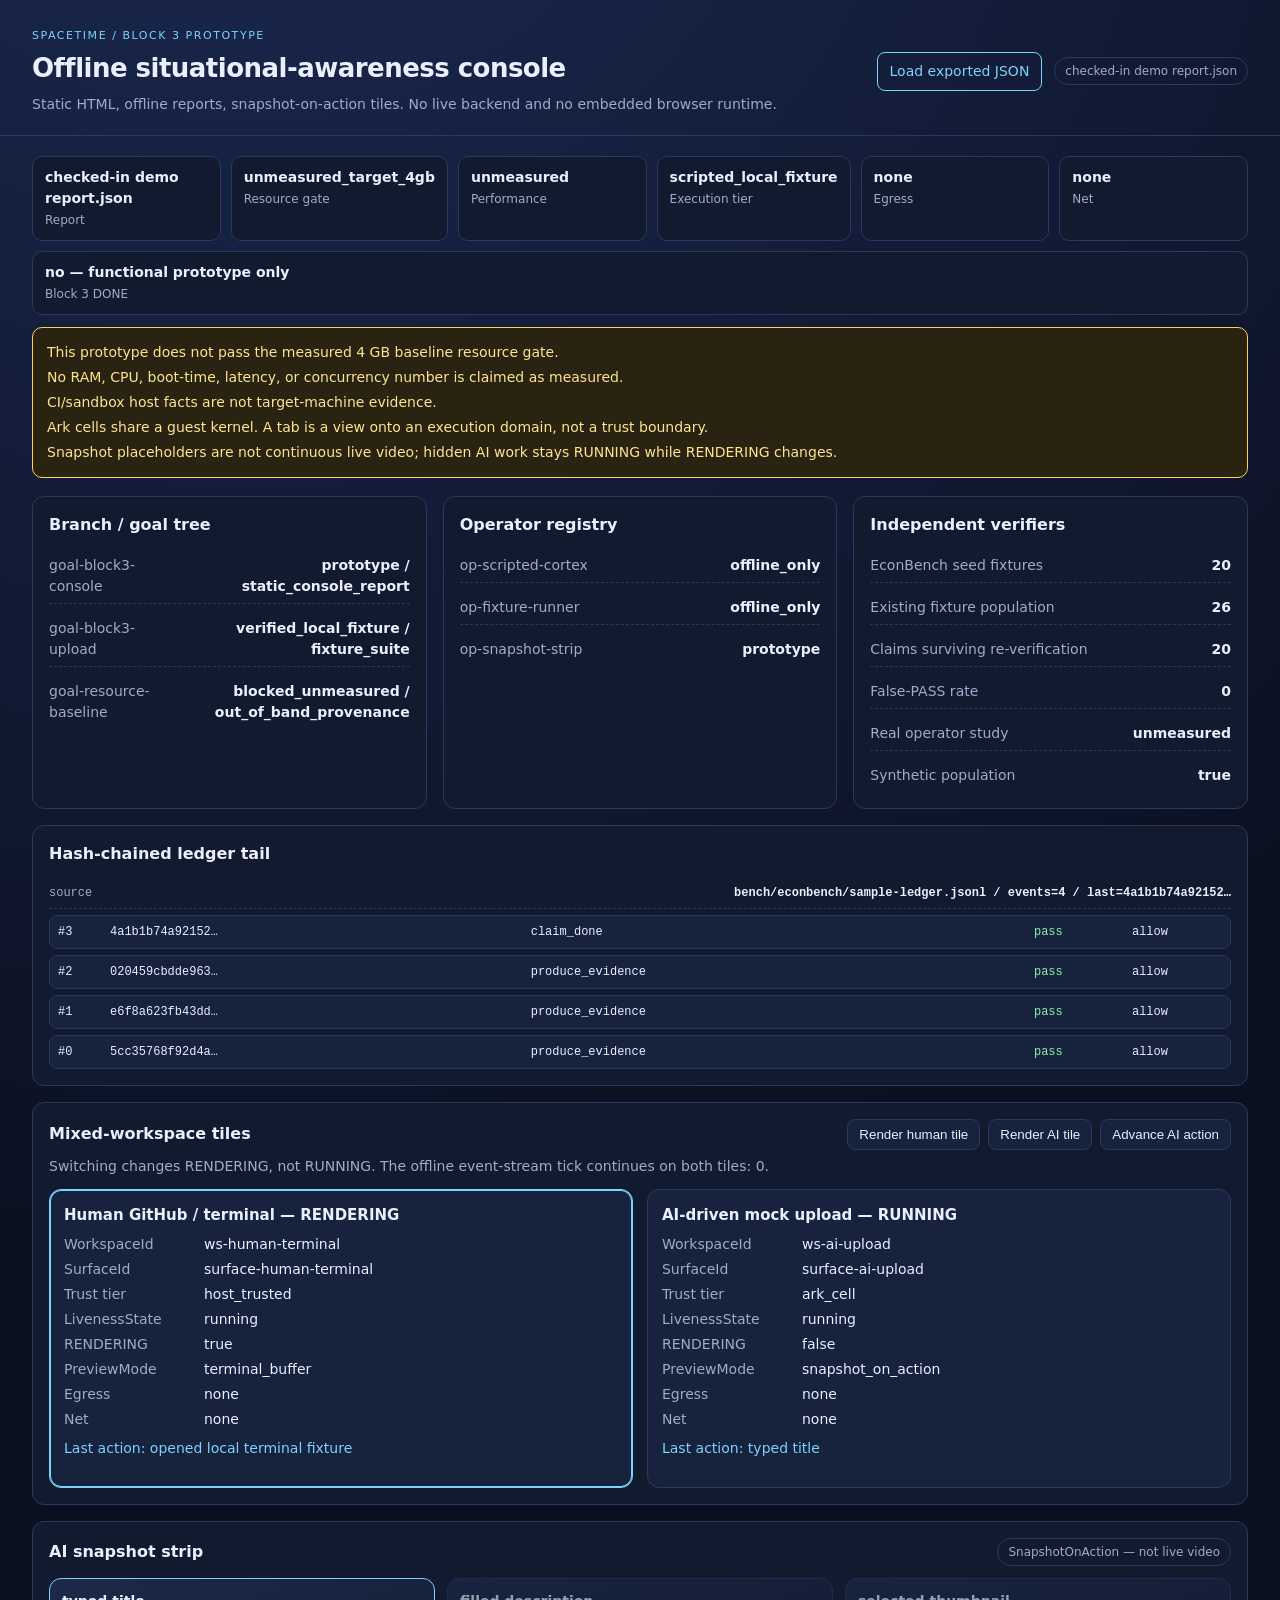
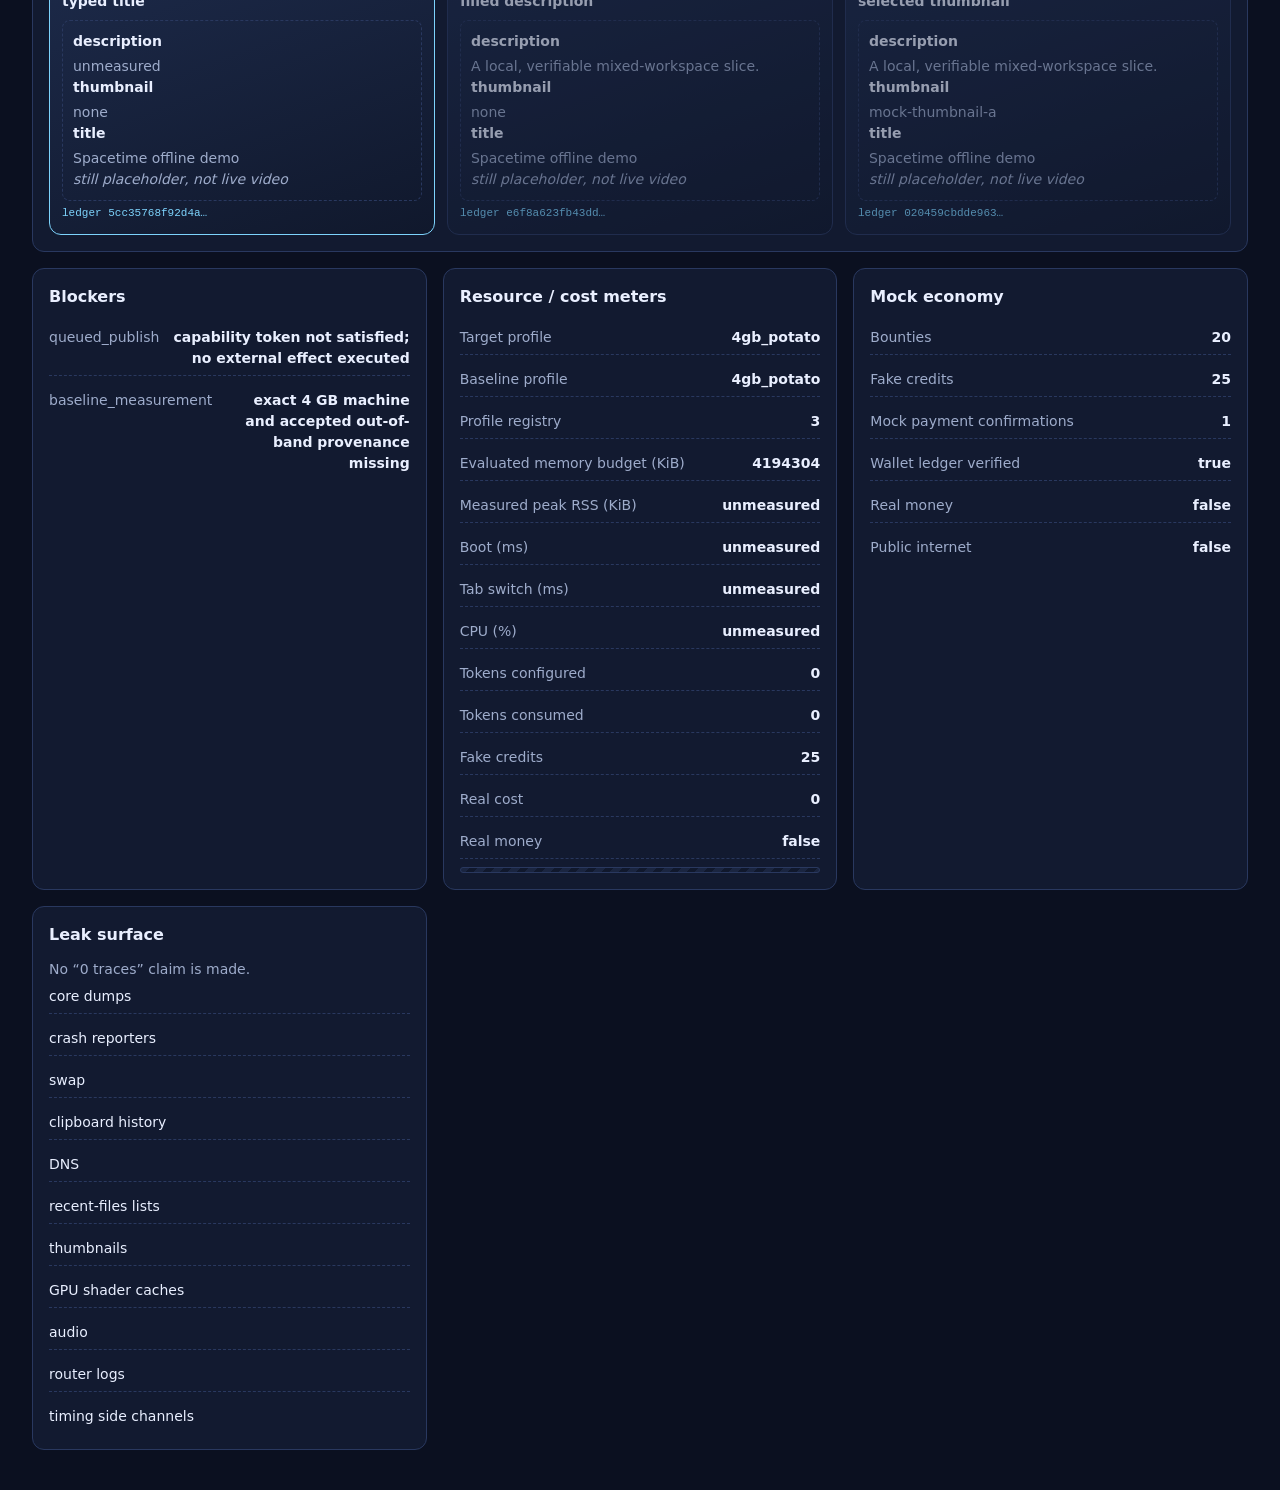
<file: apps/spacetime-console/index.html>
<!doctype html>
<html lang="en">
<head>
  <meta charset="utf-8">
  <meta name="viewport" content="width=device-width, initial-scale=1">
  <meta http-equiv="Content-Security-Policy" content="default-src 'self'; script-src 'self'; style-src 'self'; img-src 'self' data:; connect-src 'self'; base-uri 'none'; form-action 'none'">
  <title>Spacetime — offline console prototype</title>
  <link rel="stylesheet" href="styles.css">
</head>
<body>
  <header class="topbar">
    <div>
      <p class="eyebrow">Spacetime / Block 3 prototype</p>
      <h1>Offline situational-awareness console</h1>
      <p class="subtitle">Static HTML, offline reports, snapshot-on-action tiles. No live backend and no embedded browser runtime.</p>
    </div>
    <div class="topbar-actions">
      <label class="file-button">Load exported JSON
        <input id="report-file" type="file" accept="application/json,.json">
      </label>
      <span id="source-badge" class="badge">loading report.json</span>
    </div>
  </header>

  <div id="error" class="error" hidden></div>

  <main id="app" hidden>
    <section id="status-strip" class="status-strip" aria-label="Run status"></section>
    <section id="warnings" class="warnings" aria-label="Trust warnings"></section>

    <div class="grid">
      <section class="panel" id="goal-tree-panel">
        <h2>Branch / goal tree</h2>
        <div id="goal-tree" class="list"></div>
      </section>

      <section class="panel" id="operators-panel">
        <h2>Operator registry</h2>
        <div id="operators" class="list"></div>
      </section>

      <section class="panel" id="verifier-panel">
        <h2>Independent verifiers</h2>
        <div id="verifier" class="list"></div>
      </section>

      <section class="panel wide" id="ledger-panel">
        <h2>Hash-chained ledger tail</h2>
        <div id="ledger-tail" class="ledger"></div>
      </section>

      <section class="panel wide" id="workspace-panel">
        <div class="panel-heading">
          <h2>Mixed-workspace tiles</h2>
          <div class="controls">
            <button id="switch-human" type="button">Render human tile</button>
            <button id="switch-ai" type="button">Render AI tile</button>
            <button id="advance-ai" type="button">Advance AI action</button>
          </div>
        </div>
        <p class="hint">Switching changes RENDERING, not RUNNING. The offline event-stream tick continues on both tiles: <span id="stream-ticks">0</span>.</p>
        <div id="workspaces" class="tiles"></div>
      </section>

      <section class="panel wide" id="snapshot-panel">
        <div class="panel-heading">
          <h2>AI snapshot strip</h2>
          <span id="preview-badge" class="badge">SnapshotOnAction — not live video</span>
        </div>
        <div id="snapshot-strip" class="snapshot-strip"></div>
      </section>

      <section class="panel" id="blockers-panel">
        <h2>Blockers</h2>
        <div id="blockers" class="list"></div>
      </section>

      <section class="panel" id="meters-panel">
        <h2>Resource / cost meters</h2>
        <div id="meters" class="list"></div>
      </section>

      <section class="panel" id="economy-panel">
        <h2>Mock economy</h2>
        <div id="economy" class="list"></div>
      </section>

      <section class="panel" id="leak-panel">
        <h2>Leak surface</h2>
        <p class="hint">No “0 traces” claim is made.</p>
        <div id="leak-surface" class="list"></div>
      </section>
    </div>
  </main>

  <script src="console.js"></script>
</body>
</html>
</file>
<file: apps/spacetime-console/styles.css>
:root {
  color-scheme: dark;
  --bg: #0b1020;
  --panel: #121a30;
  --panel-2: #17223d;
  --line: #29385f;
  --text: #e9efff;
  --muted: #9eaccb;
  --accent: #7dd3fc;
  --good: #86efac;
  --warn: #fcd34d;
  --bad: #fca5a5;
}

* { box-sizing: border-box; }

body {
  margin: 0;
  background: radial-gradient(circle at 20% -10%, #1b2a52 0, var(--bg) 45%);
  color: var(--text);
  font: 14px/1.5 ui-sans-serif, system-ui, -apple-system, BlinkMacSystemFont, "Segoe UI", sans-serif;
}

.topbar {
  display: flex;
  gap: 24px;
  align-items: center;
  justify-content: space-between;
  padding: 28px 32px 20px;
  border-bottom: 1px solid var(--line);
}

h1 { margin: 0; font-size: 26px; letter-spacing: -0.02em; }
h2 { margin: 0 0 12px; font-size: 16px; }
.eyebrow { margin: 0 0 4px; color: var(--accent); font-size: 11px; letter-spacing: 0.14em; text-transform: uppercase; }
.subtitle, .hint { color: var(--muted); margin: 6px 0 0; max-width: 760px; }
.topbar-actions { display: flex; gap: 12px; align-items: center; flex-wrap: wrap; justify-content: flex-end; }

.badge {
  display: inline-block;
  border: 1px solid var(--line);
  border-radius: 999px;
  padding: 4px 10px;
  color: var(--muted);
  font-size: 12px;
  white-space: nowrap;
}

.file-button {
  position: relative;
  overflow: hidden;
  display: inline-block;
  border: 1px solid var(--accent);
  border-radius: 8px;
  padding: 8px 12px;
  color: var(--accent);
  cursor: pointer;
}

.file-button input { position: absolute; inset: 0; opacity: 0; cursor: pointer; }

button {
  border: 1px solid var(--line);
  background: var(--panel-2);
  color: var(--text);
  border-radius: 8px;
  padding: 7px 11px;
  cursor: pointer;
}

button:hover, .file-button:hover { border-color: var(--accent); }
button:focus-visible, .file-button:focus-within { outline: 2px solid var(--accent); outline-offset: 2px; }

.error {
  margin: 20px 32px;
  padding: 14px 16px;
  border: 1px solid var(--bad);
  border-radius: 10px;
  background: #2a1420;
  color: var(--bad);
}

main { padding: 20px 32px 40px; }

.status-strip {
  display: flex;
  flex-wrap: wrap;
  gap: 10px;
  margin-bottom: 12px;
}

.status-item {
  flex: 1 1 160px;
  border: 1px solid var(--line);
  border-radius: 10px;
  background: var(--panel);
  padding: 10px 12px;
}

.status-item strong { display: block; color: var(--text); }
.status-item span { color: var(--muted); font-size: 12px; }

.warnings {
  border: 1px solid var(--warn);
  border-radius: 10px;
  background: #2a2312;
  color: #fde68a;
  padding: 10px 14px;
  margin-bottom: 18px;
}

.warnings p { margin: 4px 0; }

.grid {
  display: grid;
  grid-template-columns: repeat(3, minmax(0, 1fr));
  gap: 16px;
}

.panel {
  border: 1px solid var(--line);
  border-radius: 12px;
  background: var(--panel);
  padding: 16px;
  min-width: 0;
}

.panel.wide { grid-column: span 3; }
.panel-heading { display: flex; align-items: center; justify-content: space-between; gap: 12px; flex-wrap: wrap; }
.panel-heading h2 { margin-bottom: 0; }
.controls { display: flex; gap: 8px; flex-wrap: wrap; }

.list { display: grid; gap: 8px; }
.row {
  display: flex;
  align-items: baseline;
  justify-content: space-between;
  gap: 12px;
  border-bottom: 1px dashed var(--line);
  padding: 6px 0;
}
.row:last-child { border-bottom: 0; }
.row span { color: var(--muted); }
.row strong { text-align: right; word-break: break-word; }

.ledger { display: grid; gap: 6px; font-family: ui-monospace, SFMono-Regular, Menlo, Consolas, monospace; font-size: 12px; }
.ledger-row {
  display: grid;
  grid-template-columns: 44px 1fr 1.2fr 90px 90px;
  gap: 8px;
  padding: 7px 8px;
  border: 1px solid var(--line);
  border-radius: 8px;
  background: var(--panel-2);
}
.ledger-row span { overflow: hidden; text-overflow: ellipsis; white-space: nowrap; }
.ledger-row .verdict-pass { color: var(--good); }
.ledger-row .verdict-fail { color: var(--bad); }

.tiles { display: grid; grid-template-columns: repeat(2, minmax(0, 1fr)); gap: 14px; margin-top: 12px; }
.tile {
  border: 1px solid var(--line);
  border-radius: 12px;
  background: var(--panel-2);
  padding: 14px;
}
.tile.active { border-color: var(--accent); box-shadow: 0 0 0 1px var(--accent) inset; }
.tile h3 { margin: 0 0 8px; font-size: 15px; }
.tile .last-action { color: var(--accent); margin-top: 8px; }
.tile dl { display: grid; grid-template-columns: 130px 1fr; gap: 4px 10px; margin: 0; }
.tile dt { color: var(--muted); }
.tile dd { margin: 0; word-break: break-word; }

.snapshot-strip { display: grid; grid-template-columns: repeat(3, minmax(0, 1fr)); gap: 12px; margin-top: 12px; }
.snapshot-frame {
  border: 1px solid var(--line);
  border-radius: 12px;
  background: linear-gradient(160deg, #1c2948, #10182c);
  padding: 12px;
  opacity: 0.62;
}
.snapshot-frame.active { border-color: var(--accent); opacity: 1; }
.snapshot-frame h3 { margin: 0 0 8px; font-size: 14px; }
.snapshot-placeholder {
  border: 1px dashed var(--line);
  border-radius: 8px;
  min-height: 92px;
  padding: 10px;
  color: var(--muted);
}
.snapshot-placeholder strong { display: block; color: var(--text); margin-bottom: 4px; }
.snapshot-frame code { color: var(--accent); font-size: 11px; word-break: break-all; }

.meter-bar { height: 6px; border-radius: 999px; background: var(--panel-2); border: 1px solid var(--line); overflow: hidden; }
.meter-bar.empty { background: repeating-linear-gradient(135deg, #1a2540, #1a2540 6px, #10182c 6px, #10182c 12px); }

@media (max-width: 900px) {
  .grid { grid-template-columns: 1fr; }
  .panel.wide { grid-column: span 1; }
  .tiles, .snapshot-strip { grid-template-columns: 1fr; }
  .ledger-row { grid-template-columns: 40px 1fr; }
  .topbar { padding: 20px; }
  main { padding: 16px 20px 32px; }
}
</file>
